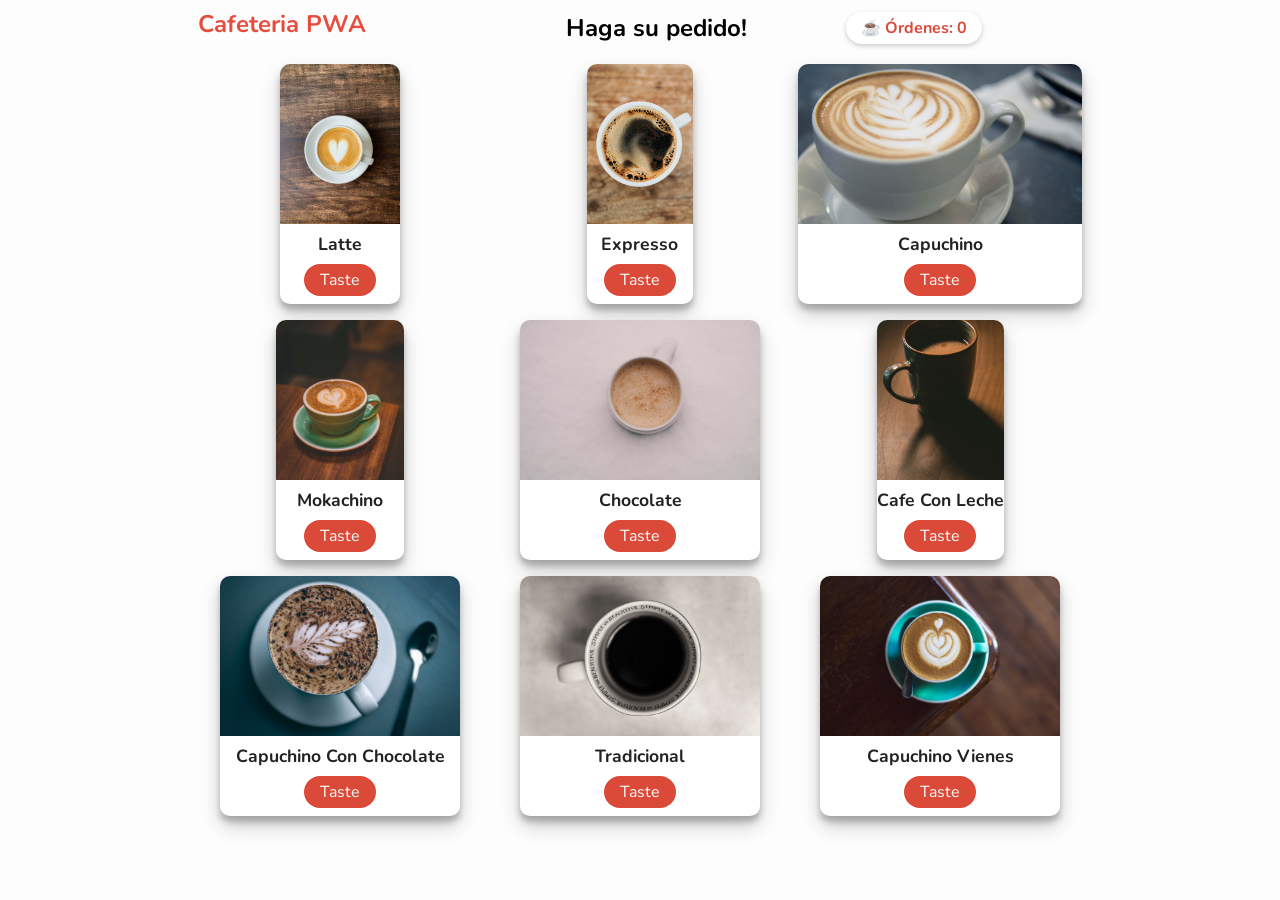
<file: src/index.html>
<!DOCTYPE html>
<html lang="en">

<head>
  <meta charset="UTF-8">
  <meta name="viewport" content="width=device-width, initial-scale=1.0">
  <meta http-equiv="X-UA-Compatible" content="ie=edge">
  <link rel="stylesheet" href="css/style.css">
  <link rel="apple-touch-icon" href="images/icons/icon-72x72.png">
  <link rel="apple-touch-icon" href="images/icons/icon-96x96.png">
  <link rel="apple-touch-icon" href="images/icons/icon-128x128.png">
  <link rel="apple-touch-icon" href="images/icons/icon-144x144.png">
  <link rel="apple-touch-icon" href="images/icons/icon-152x152.png">
  <link rel="apple-touch-icon" href="images/icons/icon-192x192.png">
  <link rel="apple-touch-icon" href="images/icons/icon-384x384.png">
  <link rel="apple-touch-icon" href="images/icons/icon-512x512.png">
  <meta name="apple-mobile-web-app-status-bar" content="#db4938">
  <meta name="theme-color" content="#db4938">
  <title>Cafetería PWA</title>
</head>

<body>
  <main>
    <nav style="position: relative;">
      <h1>Cafeteria PWA</h1>
      <div></div>
      <h2>Haga su pedido!</h2>
      <a href="cart.html" class="order-counter-link">
        <div class="order-counter">
          ☕ Órdenes: <span id="counter-value">0</span>
        </div>
      </a>
      <p></p>
    </nav>
    <div class="container"></div>
  </main>
  <script src="js/app.js"></script>
</body>

</html>
</file>
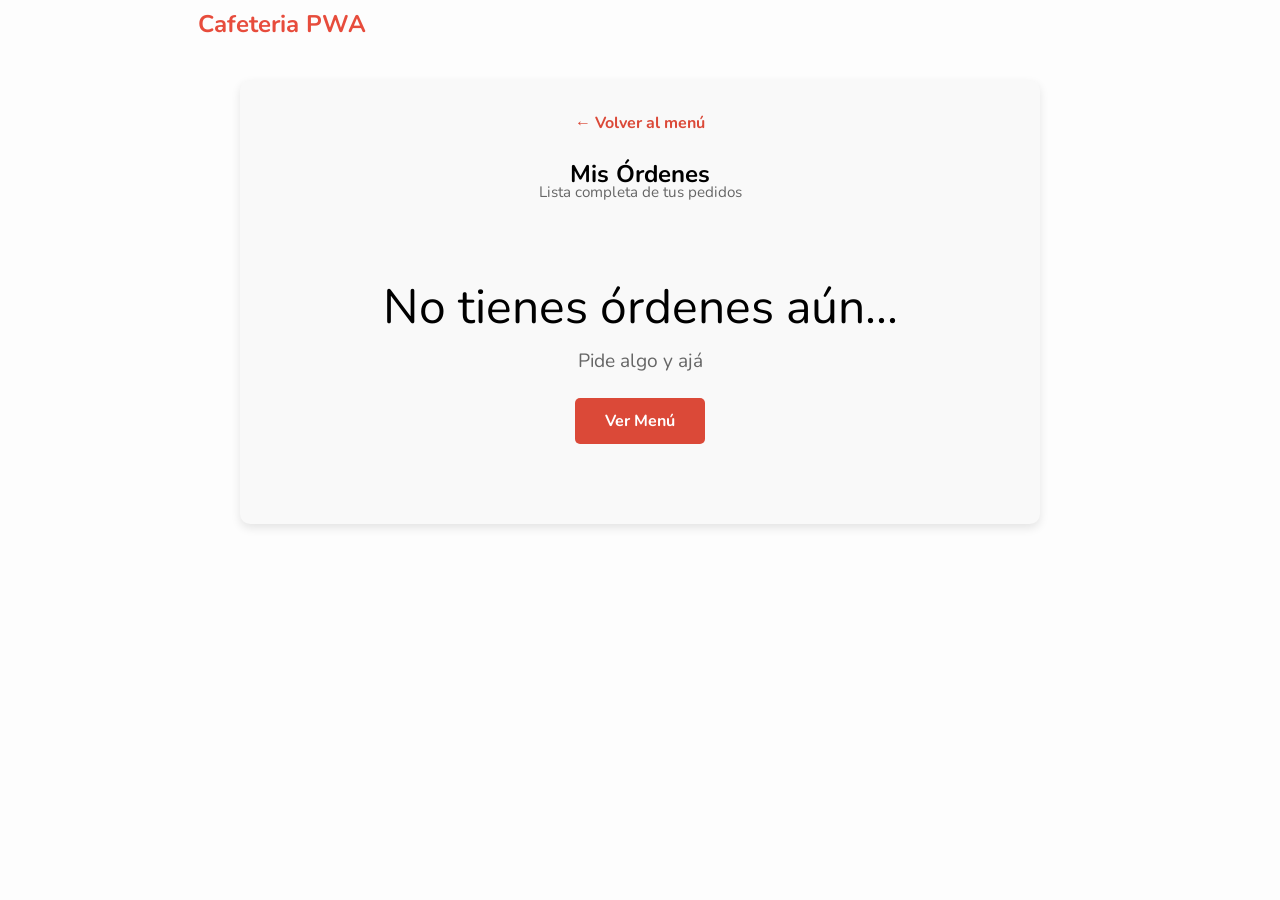
<file: src/cart.html>
<!DOCTYPE html>
<html lang="es">

<head>
    <meta charset="UTF-8">
    <meta name="viewport" content="width=device-width, initial-scale=1.0">
    <meta http-equiv="X-UA-Compatible" content="ie=edge">
    <link rel="stylesheet" href="css/style.css">
    <link rel="stylesheet" href="css/cart.css">
    <meta name="theme-color" content="#db4938">
    <title>Mis Órdenes - Cafeteria PWA</title>
</head>

<body>
    <main>
        <nav>
            <h1>Cafeteria PWA</h1>
        </nav>

        <div class="orders-container">
            <a href="index.html" class="back-link">← Volver al menú</a>

            <h2>Mis Órdenes</h2>
            <p class="orders-subtitle">Lista completa de tus pedidos</p>

            <!-- Contenedor donde se mostrarán las órdenes -->
            <div id="orders-list" class="orders-list">
                <p class="loading-message">Cargando órdenes...</p>
            </div>

            <!-- Contenedor para mensajes vacíos o errores -->
            <div id="empty-message" class="empty-message" style="display: none;">
                <p>No tienes órdenes aún...</p>
                <p class="empty-subtitle">Pide algo y ajá</p>
                <a href="index.html" class="btn-primary">Ver Menú</a>
            </div>

            <!-- Botones de acción -->
            <div id="action-buttons" class="action-buttons" style="display: none;">
                <button type="button" class="btn-confirm" id="btn-confirm">Confirmar Todas</button>
                <button type="button" class="btn-reject" id="btn-reject">Rechazar Todas</button>
            </div>

            <!-- Sección de Pago -->
            <div id="payment-section" class="payment-section" style="display: none;">
                <h3>Método de Pago</h3>
                <p class="payment-subtitle">Selecciona cómo deseas pagar tu pedido</p>

                <!-- Selector de método de pago -->
                <div class="payment-methods">
                    <label class="payment-option">
                        <input type="radio" name="payment-method" value="efectivo" id="pay-cash">
                        <span class="payment-icon">💵</span>
                        <span class="payment-label">Efectivo</span>
                    </label>
                    <label class="payment-option">
                        <input type="radio" name="payment-method" value="tarjeta" id="pay-card">
                        <span class="payment-icon">💳</span>
                        <span class="payment-label">Tarjeta de Crédito</span>
                    </label>
                </div>

                <!-- Formulario de pago en efectivo -->
                <div id="cash-form" class="payment-form" style="display: none;">
                    <h4>Pago en Efectivo</h4>
                    <div class="form-group">
                        <label for="cash-amount">Monto con el que pagas ($):</label>
                        <input type="number" id="cash-amount" class="form-input" placeholder="Ej: 50000" min="0">
                    </div>
                    <div id="cash-change" class="change-display" style="display: none;">
                        <span class="change-label">Tu cambio:</span>
                        <span id="change-value" class="change-value">$0</span>
                    </div>
                    <div class="payment-actions">
                        <button type="button" class="btn-pay" id="btn-pay-cash">Confirmar Pago</button>
                        <button type="button" class="btn-cancel-pay" id="btn-cancel-cash">Cancelar</button>
                    </div>
                </div>

                <!-- Formulario de pago con tarjeta -->
                <div id="card-form" class="payment-form" style="display: none;">
                    <h4>Pago con Tarjeta de Crédito</h4>
                    <div class="form-group">
                        <label for="card-number">Número de Tarjeta:</label>
                        <input type="text" id="card-number" class="form-input" placeholder="1234 5678 9012 3456" maxlength="19">
                    </div>
                    <div class="form-row">
                        <div class="form-group">
                            <label for="card-expiry">Fecha de Expiración:</label>
                            <input type="text" id="card-expiry" class="form-input" placeholder="MM/AA" maxlength="5">
                        </div>
                        <div class="form-group">
                            <label for="card-cvv">CVV:</label>
                            <input type="text" id="card-cvv" class="form-input" placeholder="123" maxlength="3">
                        </div>
                    </div>
                    <div class="form-group">
                        <label for="card-name">Nombre en la Tarjeta:</label>
                        <input type="text" id="card-name" class="form-input" placeholder="JUAN PEREZ">
                    </div>
                    <div class="payment-actions">
                        <button type="button" class="btn-pay" id="btn-pay-card">Procesar Pago</button>
                        <button type="button" class="btn-cancel-pay" id="btn-cancel-card">Cancelar</button>
                    </div>
                </div>

                <!-- Mensaje de resultado del pago -->
                <div id="payment-result" class="payment-result" style="display: none;">
                    <div id="result-icon" class="result-icon"></div>
                    <h4 id="result-title"></h4>
                    <p id="result-message"></p>
                    <button type="button" class="btn-primary" id="btn-back-menu">Volver al Menú</button>
                </div>
            </div>
        </div>
    </main>

    <script src="js/ordersCart.js"></script>
</body>

</html>
</file>
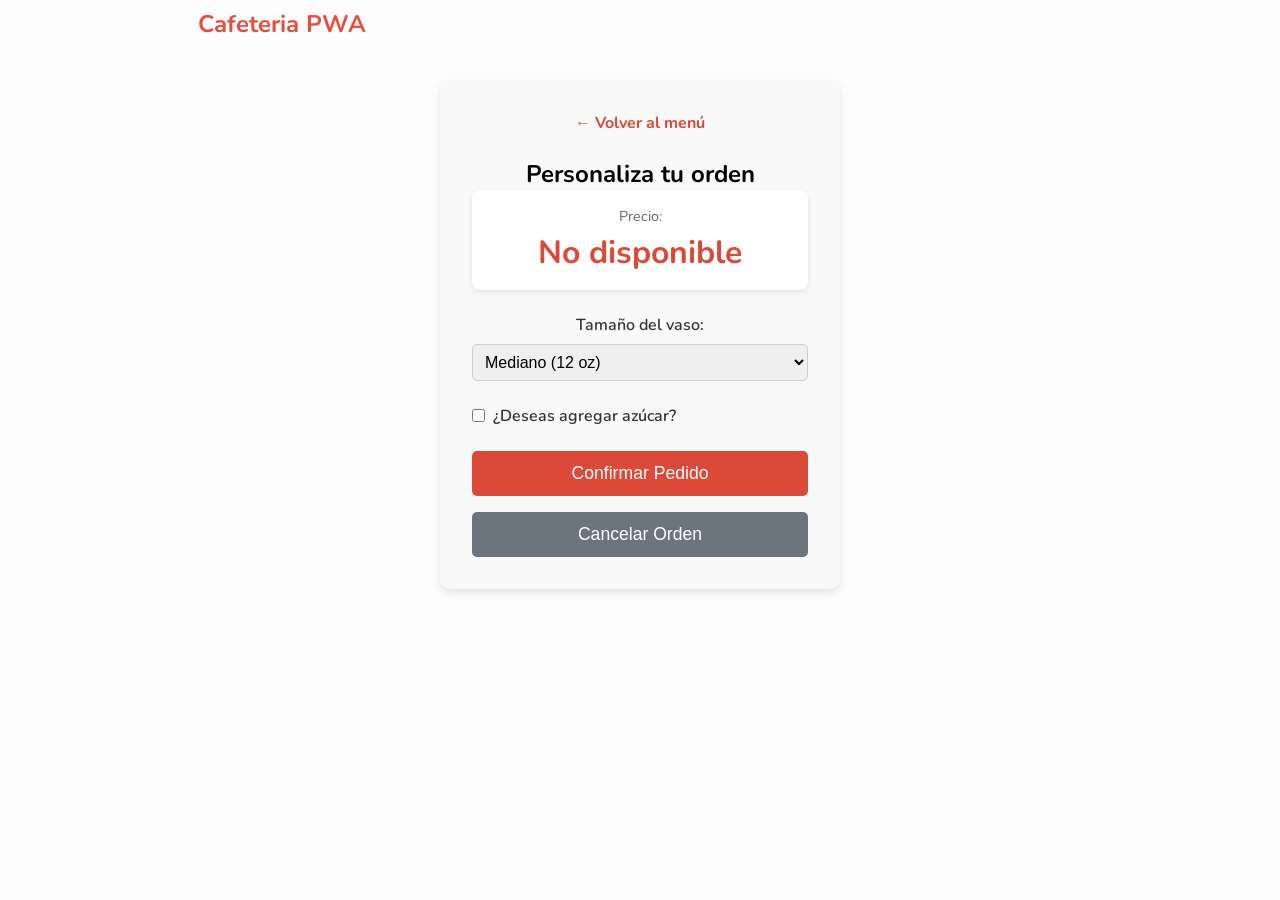
<file: src/order.html>
<!DOCTYPE html>
<html lang="es">

<head>
    <meta charset="UTF-8">
    <meta name="viewport" content="width=device-width, initial-scale=1.0">
    <meta http-equiv="X-UA-Compatible" content="ie=edge">
    <link rel="stylesheet" href="css/style.css">
    <link rel="stylesheet" href="css/order.css">
    <meta name="theme-color" content="#db4938">
    <title>Ordena tu Café - Cafeteria PWA</title>
</head>

<body>
    <main>
        <nav>
            <h1>Cafeteria PWA</h1>
        </nav>

        <div class="order-container">
            <a href="index.html" class="back-link">← Volver al menú</a>

            <h2 id="coffee-title">Personaliza tu orden</h2>

            <div class="price-display">
                <p class="price-label">Precio:</p>
                <p class="price-value" id="price-value">$0</p>
            </div>

            <form id="order-form">
                <div class="form-group">
                    <label for="size">Tamaño del vaso:</label>
                    <select id="size" name="size" required>
                        <option value="Pequeño">Pequeño (8 oz)</option>
                        <option value="Mediano" selected>Mediano (12 oz)</option>
                        <option value="Grande">Grande (16 oz)</option>
                    </select>
                </div>

                <div class="form-group checkbox-group">
                    <input type="checkbox" id="sugar" name="sugar">
                    <label for="sugar" style="margin-bottom: 0;">¿Deseas agregar azúcar?</label>
                </div>

                <div class="button-group">
                    <button type="submit" class="btn-submit">Confirmar Pedido</button>
                    <button type="button" class="btn-cancel" id="btn-cancel">Cancelar Orden</button>
                </div>
            </form>

            <div id="order-result"></div>
        </div>
    </main>

    <script src="js/apporder.js"></script>

</html>
</file>
<file: src/css/style.css>
@import url("https://fonts.googleapis.com/css?family=Nunito:400,700&display=swap");

* {
  margin: 0;
  padding: 0;
  box-sizing: border-box;
}

body {
  background: #fdfdfd;
  font-family: "Nunito", sans-serif;
  font-size: 1rem;
}

main {
  max-width: 900px;
  margin: auto;
  padding: 0.5rem;
  text-align: center;
}

nav {
  display: flex;
  justify-content: space-between;
  align-items: center;
}

ul {
  list-style: none;
  display: flex;
}

li {
  margin-right: 1rem;
}

h1 {
  color: #e74c3c;
  margin-bottom: 0.5rem;
}

.container {
  display: grid;
  grid-template-columns: repeat(auto-fit, minmax(15rem, 1fr));
  grid-gap: 1rem;
  justify-content: center;
  align-items: center;
  margin: auto;
  padding: 1rem 0;
}

.card {
  display: flex;
  align-items: center;
  flex-direction: column;
  width: 15rem auto;
  height: 15rem;
  background: #fff;
  box-shadow: 0 10px 20px rgba(0, 0, 0, 0.19), 0 6px 6px rgba(0, 0, 0, 0.23);
  border-radius: 10px;
  margin: auto;
  overflow: hidden;
}

.card--avatar {
  width: 100%;
  height: 10rem;
  object-fit: cover;
}

.card--title {
  color: #222;
  font-weight: 700;
  text-transform: capitalize;
  font-size: 1.1rem;
  margin-top: 0.5rem;
}

.card--link {
  text-decoration: none;
  background: #db4938;
  color: #fff;
  padding: 0.3rem 1rem;
  border-radius: 20px;
}

.navbar {
  display: flex;
  justify-content: space-between;
  align-items: center;
  padding: 15px 20px;
  flex-wrap: wrap;
  gap: 15px;
}

.order-counter {
  background: #fff;
  color: #db4938;
  padding: 5px 15px;
  border-radius: 20px;
  font-weight: bold;
  box-shadow: 0 2px 5px rgba(0, 0, 0, 0.2);
  white-space: nowrap;
  transition: all 0.3s ease;
}

.order-counter-link {
  text-decoration: none;
  cursor: pointer;
}

.order-counter-link:hover .order-counter {
  background: #db4938;
  color: #fff;
  transform: translateY(-2px);
  box-shadow: 0 4px 8px rgba(0, 0, 0, 0.3);
}

@media (max-width: 480px) {
  .navbar {
    justify-content: center;
    flex-direction: column;
    padding: 15px 10px;
  }

  .navbar h1 {
    margin: 0;
  }

  .order-counter {
    font-size: 0.9rem;
    padding: 4px 12px;
  }
}
</file>
<file: src/css/cart.css>
/* Estilos específicos para la vista de lista de órdenes */
.orders-container {
    max-width: 800px;
    margin: 2rem auto;
    padding: 2rem;
    background: #f9f9f9;
    border-radius: 10px;
    box-shadow: 0 4px 10px rgba(0, 0, 0, 0.1);
}

.back-link {
    display: inline-block;
    margin-bottom: 1.5rem;
    color: #db4938;
    text-decoration: none;
    font-weight: bold;
}

.orders-subtitle {
    color: #666;
    margin-top: -0.5rem;
    margin-bottom: 1.5rem;
    font-size: 0.95rem;
}

/* Lista de órdenes */
.orders-list {
    display: flex;
    flex-direction: column;
    gap: 1rem;
    margin-bottom: 2rem;
}

.loading-message {
    text-align: center;
    color: #666;
    font-style: italic;
    padding: 2rem;
}

/* Tarjeta de cada orden */
.order-card {
    background: #fff;
    border-radius: 8px;
    padding: 1.5rem;
    box-shadow: 0 2px 5px rgba(0, 0, 0, 0.1);
    transition: transform 0.2s, box-shadow 0.2s;
}

.order-card:hover {
    transform: translateY(-2px);
    box-shadow: 0 4px 10px rgba(0, 0, 0, 0.15);
}

.order-header {
    display: flex;
    justify-content: space-between;
    align-items: center;
    margin-bottom: 1rem;
    padding-bottom: 0.75rem;
    border-bottom: 2px solid #f0f0f0;
}

.order-title {
    font-size: 1.3rem;
    font-weight: bold;
    color: #333;
    margin: 0;
}

.order-price {
    font-size: 1.5rem;
    font-weight: bold;
    color: #db4938;
}

.order-details {
    display: grid;
    grid-template-columns: repeat(auto-fit, minmax(150px, 1fr));
    gap: 0.75rem;
    margin-bottom: 0.75rem;
}

.detail-item {
    display: flex;
    align-items: center;
    color: #555;
    font-size: 0.95rem;
}

.detail-label {
    font-weight: 600;
    margin-right: 0.5rem;
    color: #333;
}

.order-date {
    text-align: right;
    color: #999;
    font-size: 0.85rem;
    margin-top: 0.5rem;
    font-style: italic;
}

/* Mensaje cuando no hay órdenes */
.empty-message {
    text-align: center;
    padding: 3rem 1rem;
}

.empty-message p:first-child {
    font-size: 3rem;
    margin-bottom: 0.5rem;
}

.empty-message p:nth-child(2) {
    font-size: 1.2rem;
    color: #666;
    margin-bottom: 1.5rem;
}

.empty-subtitle {
    color: #888;
    font-size: 0.95rem;
}

/* Botones de acción */
.action-buttons {
    display: flex;
    gap: 1rem;
    margin-top: 2rem;
}

.btn-confirm,
.btn-reject,
.btn-primary {
    flex: 1;
    padding: 12px;
    border: none;
    border-radius: 5px;
    font-size: 1rem;
    font-weight: bold;
    cursor: pointer;
    transition: all 0.3s;
}

.btn-confirm {
    background-color: #28a745;
    color: white;
}

.btn-confirm:hover {
    background-color: #218838;
    transform: translateY(-2px);
}

.btn-reject {
    background-color: #dc3545;
    color: white;
}

.btn-reject:hover {
    background-color: #c82333;
    transform: translateY(-2px);
}

.btn-edit-order {
    padding: 8px 16px;
    border: none;
    border-radius: 5px;
    font-size: 0.9rem;
    font-weight: bold;
    cursor: pointer;
    background-color: #ffa500;
    color: white;
    margin-top: 0.5rem;
    transition: all 0.3s;
}

.btn-edit-order:hover {
    background-color: #ff8c00;
    transform: translateY(-2px);
}

.btn-primary {
    background-color: #db4938;
    color: white;
    text-decoration: none;
    display: inline-block;
    padding: 12px 30px;
}

.btn-primary:hover {
    background-color: #c0392b;
    transform: translateY(-2px);
}

/* Resumen total */
.orders-summary {
    background: #fff;
    padding: 1.5rem;
    border-radius: 8px;
    margin-bottom: 1.5rem;
    box-shadow: 0 2px 5px rgba(0, 0, 0, 0.1);
}

.summary-row {
    display: flex;
    justify-content: space-between;
    padding: 0.5rem 0;
    font-size: 1.1rem;
}

.summary-row.total {
    border-top: 2px solid #e0e0e0;
    margin-top: 0.5rem;
    padding-top: 1rem;
    font-weight: bold;
    font-size: 1.3rem;
}

.summary-row.total .summary-value {
    color: #db4938;
}

/* Responsive */
@media (max-width: 600px) {
    .orders-container {
        padding: 1rem;
        margin: 1rem;
    }

    .order-details {
        grid-template-columns: 1fr;
    }

    .action-buttons {
        flex-direction: column;
    }

    .order-header {
        flex-direction: column;
        align-items: flex-start;
        gap: 0.5rem;
    }

    .order-price {
        font-size: 1.3rem;
    }
}

/* =====================================================
   ESTILOS PARA LA SECCIÓN DE PAGO
   ===================================================== */

.payment-section {
    margin-top: 2rem;
    padding: 2rem;
    background: #fff;
    border-radius: 10px;
    box-shadow: 0 4px 15px rgba(0, 0, 0, 0.1);
}

.payment-section h3 {
    color: #333;
    margin-bottom: 0.5rem;
    font-size: 1.5rem;
}

.payment-subtitle {
    color: #666;
    margin-bottom: 1.5rem;
    font-size: 0.95rem;
}

/* Selector de método de pago */
.payment-methods {
    display: flex;
    gap: 1rem;
    margin-bottom: 1.5rem;
}

.payment-option {
    flex: 1;
    display: flex;
    flex-direction: column;
    align-items: center;
    padding: 1.5rem 1rem;
    border: 2px solid #e0e0e0;
    border-radius: 10px;
    cursor: pointer;
    transition: all 0.3s ease;
    background: #fafafa;
}

.payment-option:hover {
    border-color: #db4938;
    background: #fff5f4;
}

.payment-option input[type="radio"] {
    display: none;
}

.payment-option input[type="radio"]:checked + .payment-icon {
    transform: scale(1.2);
}

.payment-option:has(input:checked) {
    border-color: #db4938;
    background: #fff5f4;
    box-shadow: 0 0 0 3px rgba(219, 73, 56, 0.2);
}

.payment-icon {
    font-size: 2.5rem;
    margin-bottom: 0.5rem;
    transition: transform 0.3s ease;
}

.payment-label {
    font-weight: 600;
    color: #333;
    font-size: 1rem;
}

/* Formularios de pago */
.payment-form {
    padding: 1.5rem;
    background: #f9f9f9;
    border-radius: 8px;
    margin-top: 1rem;
    animation: slideDown 0.3s ease;
}

@keyframes slideDown {
    from {
        opacity: 0;
        transform: translateY(-10px);
    }
    to {
        opacity: 1;
        transform: translateY(0);
    }
}

.payment-form h4 {
    color: #333;
    margin-bottom: 1.5rem;
    padding-bottom: 0.75rem;
    border-bottom: 2px solid #e0e0e0;
}

.form-group {
    margin-bottom: 1rem;
}

.form-group label {
    display: block;
    margin-bottom: 0.5rem;
    color: #555;
    font-weight: 500;
}

.form-input {
    width: 100%;
    padding: 12px 15px;
    border: 2px solid #e0e0e0;
    border-radius: 8px;
    font-size: 1rem;
    transition: border-color 0.3s, box-shadow 0.3s;
    box-sizing: border-box;
}

.form-input:focus {
    outline: none;
    border-color: #db4938;
    box-shadow: 0 0 0 3px rgba(219, 73, 56, 0.1);
}

.form-input::placeholder {
    color: #aaa;
}

.form-row {
    display: flex;
    gap: 1rem;
}

.form-row .form-group {
    flex: 1;
}

/* Cambio en efectivo */
.change-display {
    background: #e8f5e9;
    padding: 1rem;
    border-radius: 8px;
    margin: 1rem 0;
    display: flex;
    justify-content: space-between;
    align-items: center;
}

.change-label {
    color: #2e7d32;
    font-weight: 500;
}

.change-value {
    font-size: 1.5rem;
    font-weight: bold;
    color: #2e7d32;
}

/* Botones de pago */
.payment-actions {
    display: flex;
    gap: 1rem;
    margin-top: 1.5rem;
}

.btn-pay {
    flex: 2;
    padding: 14px 20px;
    background: linear-gradient(135deg, #28a745, #20c997);
    color: white;
    border: none;
    border-radius: 8px;
    font-size: 1rem;
    font-weight: bold;
    cursor: pointer;
    transition: all 0.3s ease;
}

.btn-pay:hover {
    transform: translateY(-2px);
    box-shadow: 0 4px 15px rgba(40, 167, 69, 0.4);
}

.btn-pay:disabled {
    background: #ccc;
    cursor: not-allowed;
    transform: none;
    box-shadow: none;
}

.btn-cancel-pay {
    flex: 1;
    padding: 14px 20px;
    background: #6c757d;
    color: white;
    border: none;
    border-radius: 8px;
    font-size: 1rem;
    font-weight: bold;
    cursor: pointer;
    transition: all 0.3s ease;
}

.btn-cancel-pay:hover {
    background: #5a6268;
    transform: translateY(-2px);
}

/* Resultado del pago */
.payment-result {
    text-align: center;
    padding: 2rem;
    animation: fadeIn 0.5s ease;
}

@keyframes fadeIn {
    from { opacity: 0; }
    to { opacity: 1; }
}

.result-icon {
    font-size: 4rem;
    margin-bottom: 1rem;
}

.result-icon.success::before {
    content: "✅";
}

.result-icon.error::before {
    content: "❌";
}

.payment-result h4 {
    font-size: 1.5rem;
    margin-bottom: 0.5rem;
}

.payment-result.success h4 {
    color: #28a745;
}

.payment-result.error h4 {
    color: #dc3545;
}

.payment-result p {
    color: #666;
    margin-bottom: 1.5rem;
    font-size: 1rem;
}

/* Procesando pago (loading) */
.processing-overlay {
    position: fixed;
    top: 0;
    left: 0;
    width: 100%;
    height: 100%;
    background: rgba(0, 0, 0, 0.7);
    display: flex;
    flex-direction: column;
    justify-content: center;
    align-items: center;
    z-index: 1000;
}

.processing-spinner {
    width: 60px;
    height: 60px;
    border: 5px solid #f3f3f3;
    border-top: 5px solid #db4938;
    border-radius: 50%;
    animation: spin 1s linear infinite;
    margin-bottom: 1rem;
}

@keyframes spin {
    0% { transform: rotate(0deg); }
    100% { transform: rotate(360deg); }
}

.processing-text {
    color: white;
    font-size: 1.2rem;
    font-weight: 500;
}

/* Responsive para pago */
@media (max-width: 600px) {
    .payment-methods {
        flex-direction: column;
    }

    .payment-option {
        flex-direction: row;
        justify-content: center;
        gap: 1rem;
        padding: 1rem;
    }

    .payment-icon {
        font-size: 2rem;
        margin-bottom: 0;
    }

    .form-row {
        flex-direction: column;
    }

    .payment-actions {
        flex-direction: column;
    }

    .btn-pay, .btn-cancel-pay {
        flex: none;
    }
}
</file>
<file: src/css/order.css>
/* Estilos específicos para la vista de la orden */
.order-container {
  max-width: 400px;
  margin: 2rem auto;
  padding: 2rem;
  background: #f9f9f9;
  border-radius: 10px;
  box-shadow: 0 4px 10px rgba(0, 0, 0, 0.1);
}

.back-link {
  display: inline-block;
  margin-bottom: 1.5rem;
  color: #db4938;
  text-decoration: none;
  font-weight: bold;
}

.form-group {
  margin-bottom: 1.5rem;
}

.form-group label {
  display: block;
  margin-bottom: 0.5rem;
  font-weight: 600;
  color: #333;
}

.form-group select {
  width: 100%;
  padding: 0.5rem;
  border: 1px solid #ccc;
  border-radius: 5px;
  font-size: 1rem;
}

.checkbox-group {
  display: flex;
  align-items: center;
  gap: 0.5rem;
}

.price-display {
  background: #fff;
  padding: 1rem;
  border-radius: 8px;
  margin-bottom: 1.5rem;
  box-shadow: 0 2px 5px rgba(0, 0, 0, 0.1);
  text-align: center;
}

.price-label {
  font-size: 0.9rem;
  color: #666;
  margin-bottom: 0.3rem;
}

.price-value {
  font-size: 2rem;
  font-weight: bold;
  color: #db4938;
  margin: 0;
}

.button-group {
  display: flex;
  gap: 1rem;
  flex-direction: column;
}

.btn-submit {
  width: 100%;
  background-color: #db4938;
  color: white;
  padding: 12px;
  border: none;
  border-radius: 5px;
  font-size: 1.1rem;
  cursor: pointer;
  transition: background-color 0.3s;
}

.btn-submit:hover {
  background-color: #c0392b;
}

.btn-cancel {
  width: 100%;
  background-color: #6c757d;
  color: white;
  padding: 12px;
  border: none;
  border-radius: 5px;
  font-size: 1.1rem;
  cursor: pointer;
  transition: background-color 0.3s;
}

.btn-cancel:hover {
  background-color: #5a6268;
}

#order-result {
  margin-top: 1.5rem;
  padding: 1rem;
  border-radius: 5px;
  display: none;
  text-align: center;
  font-weight: bold;
}

.success {
  background: #d4edda;
  color: #155724;
}
</file>
